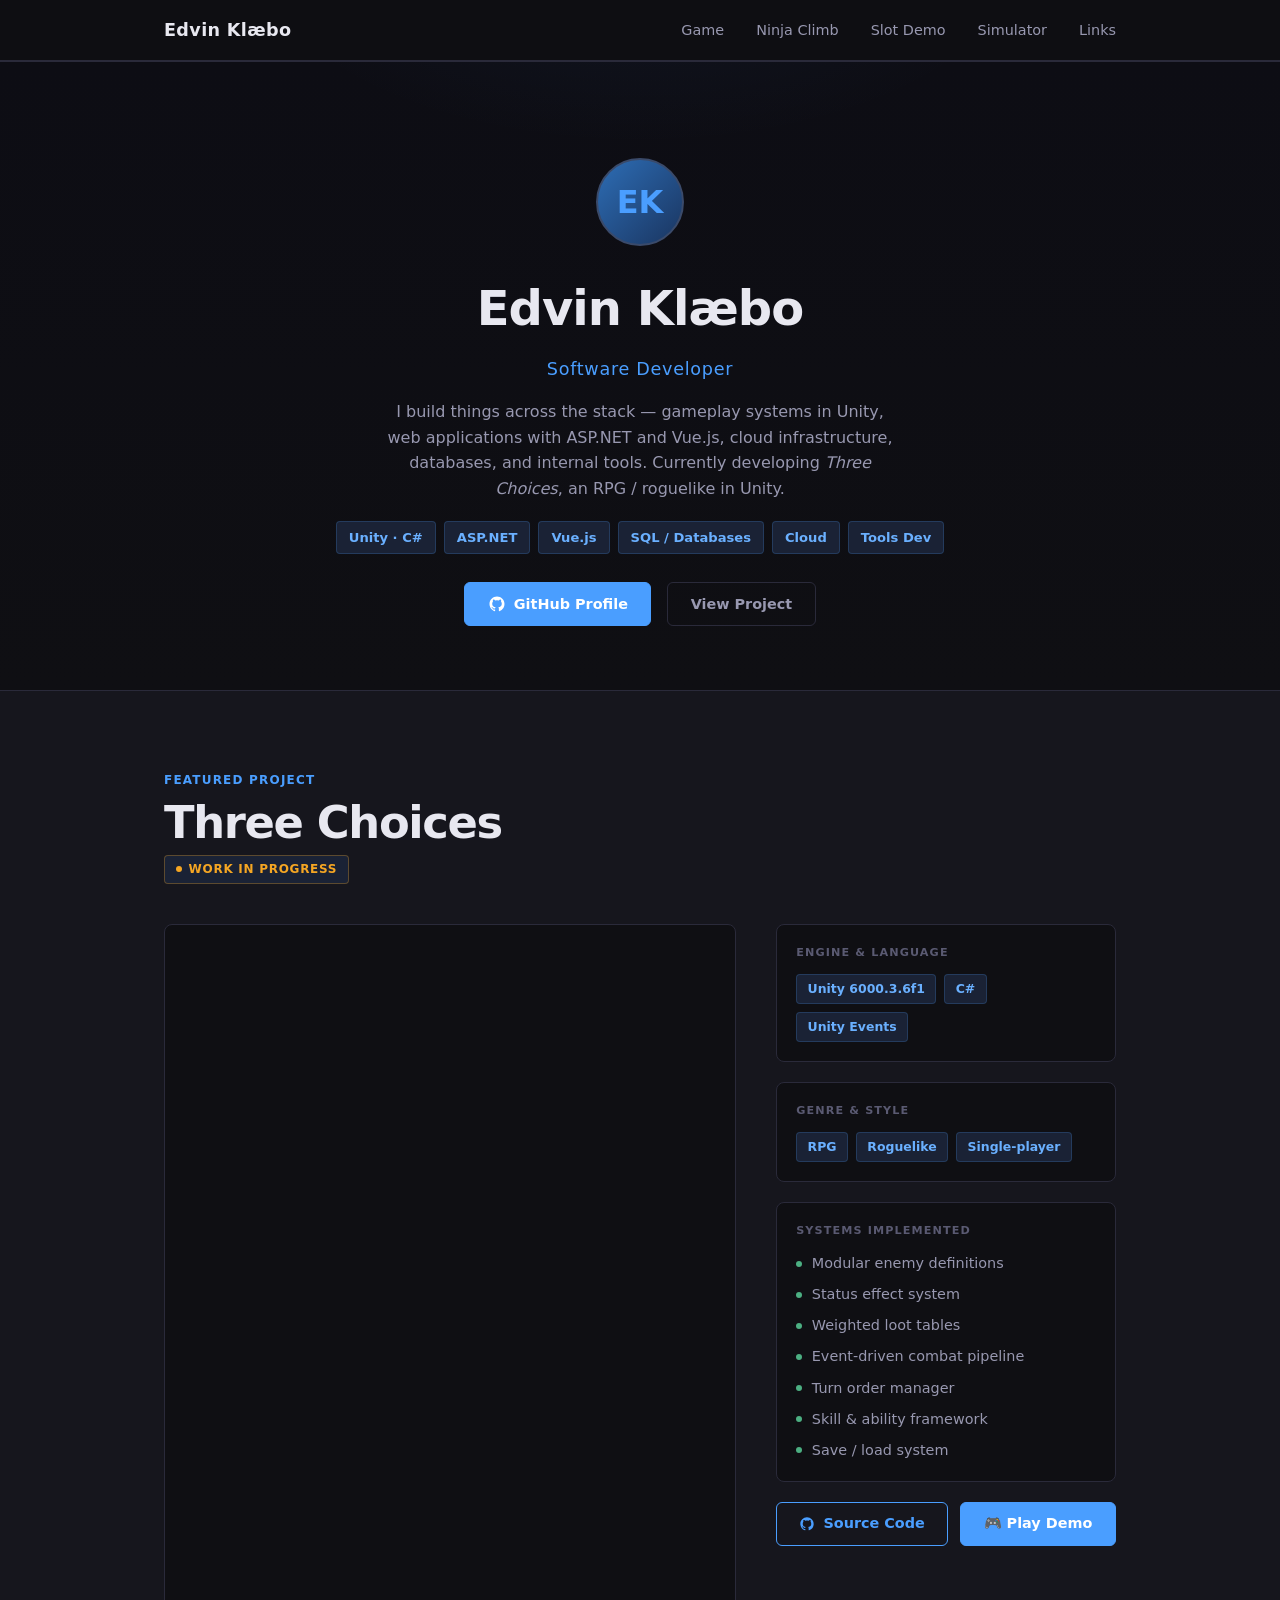
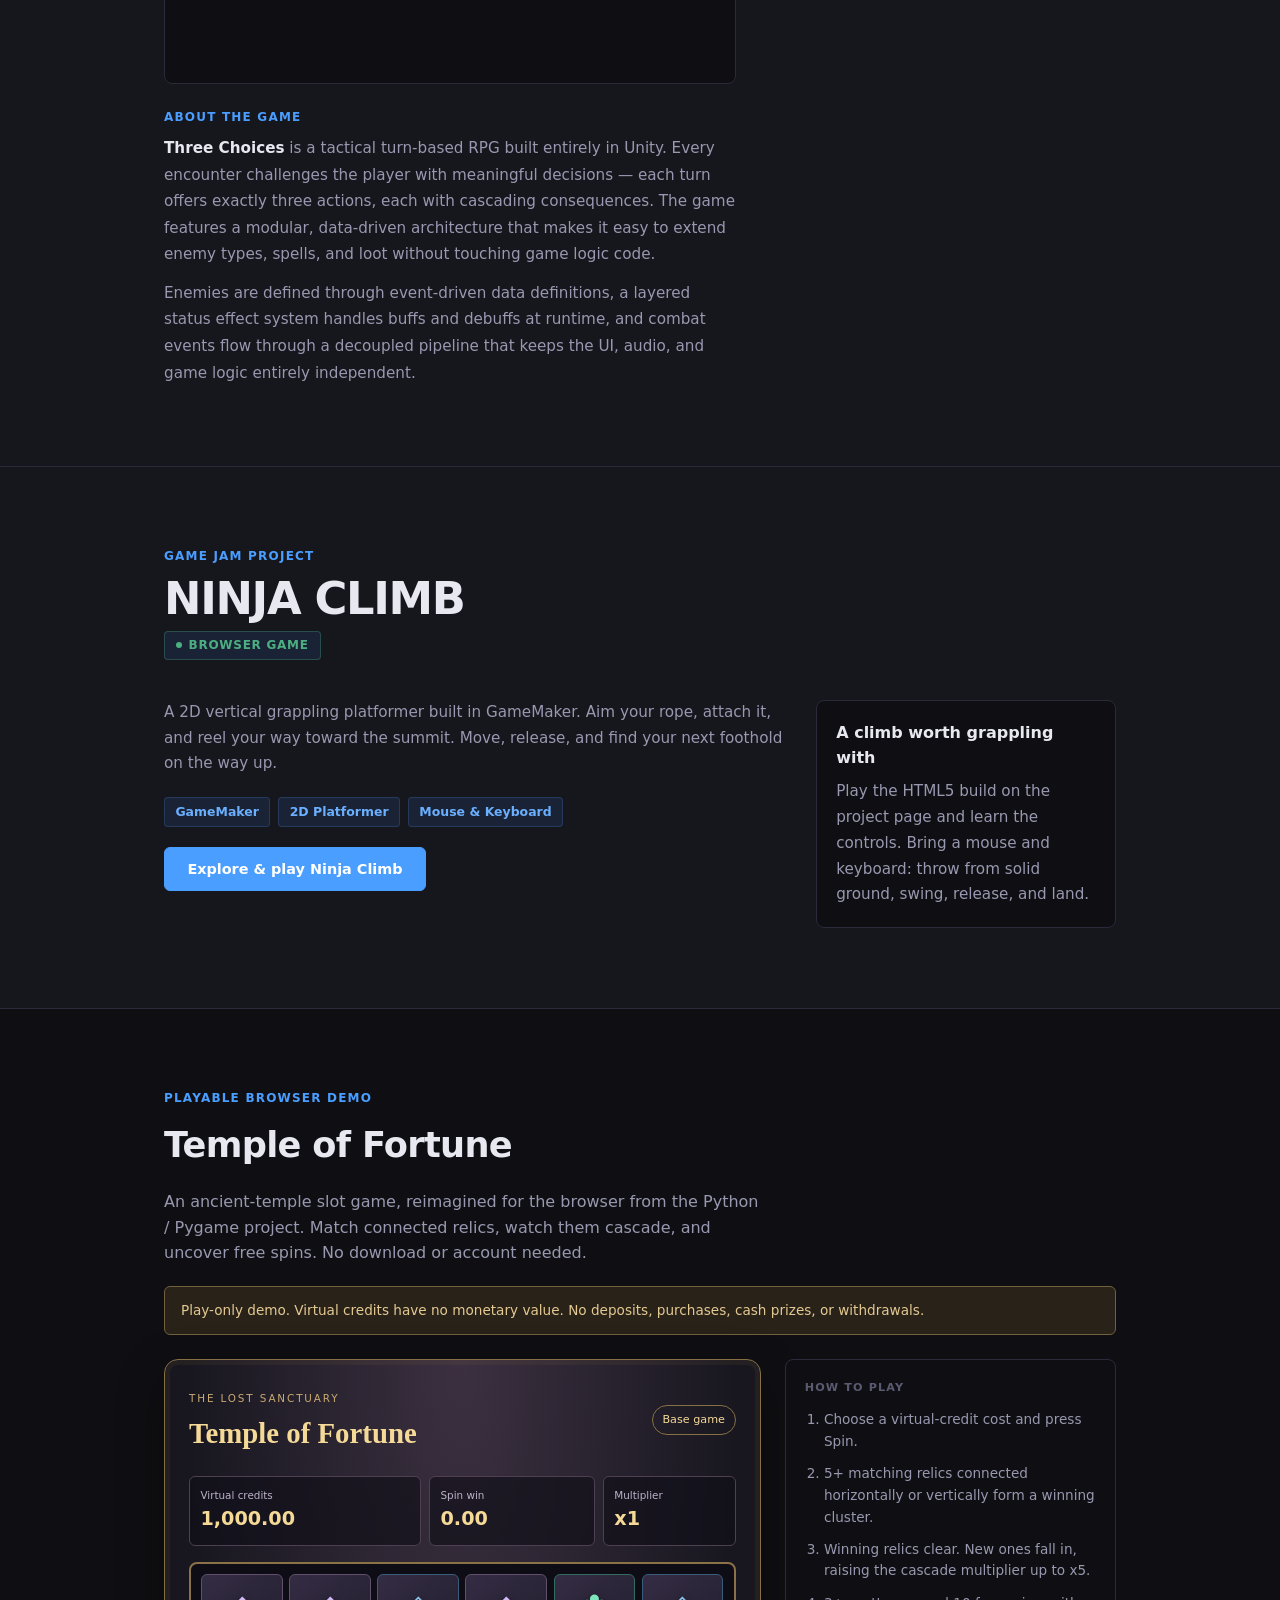
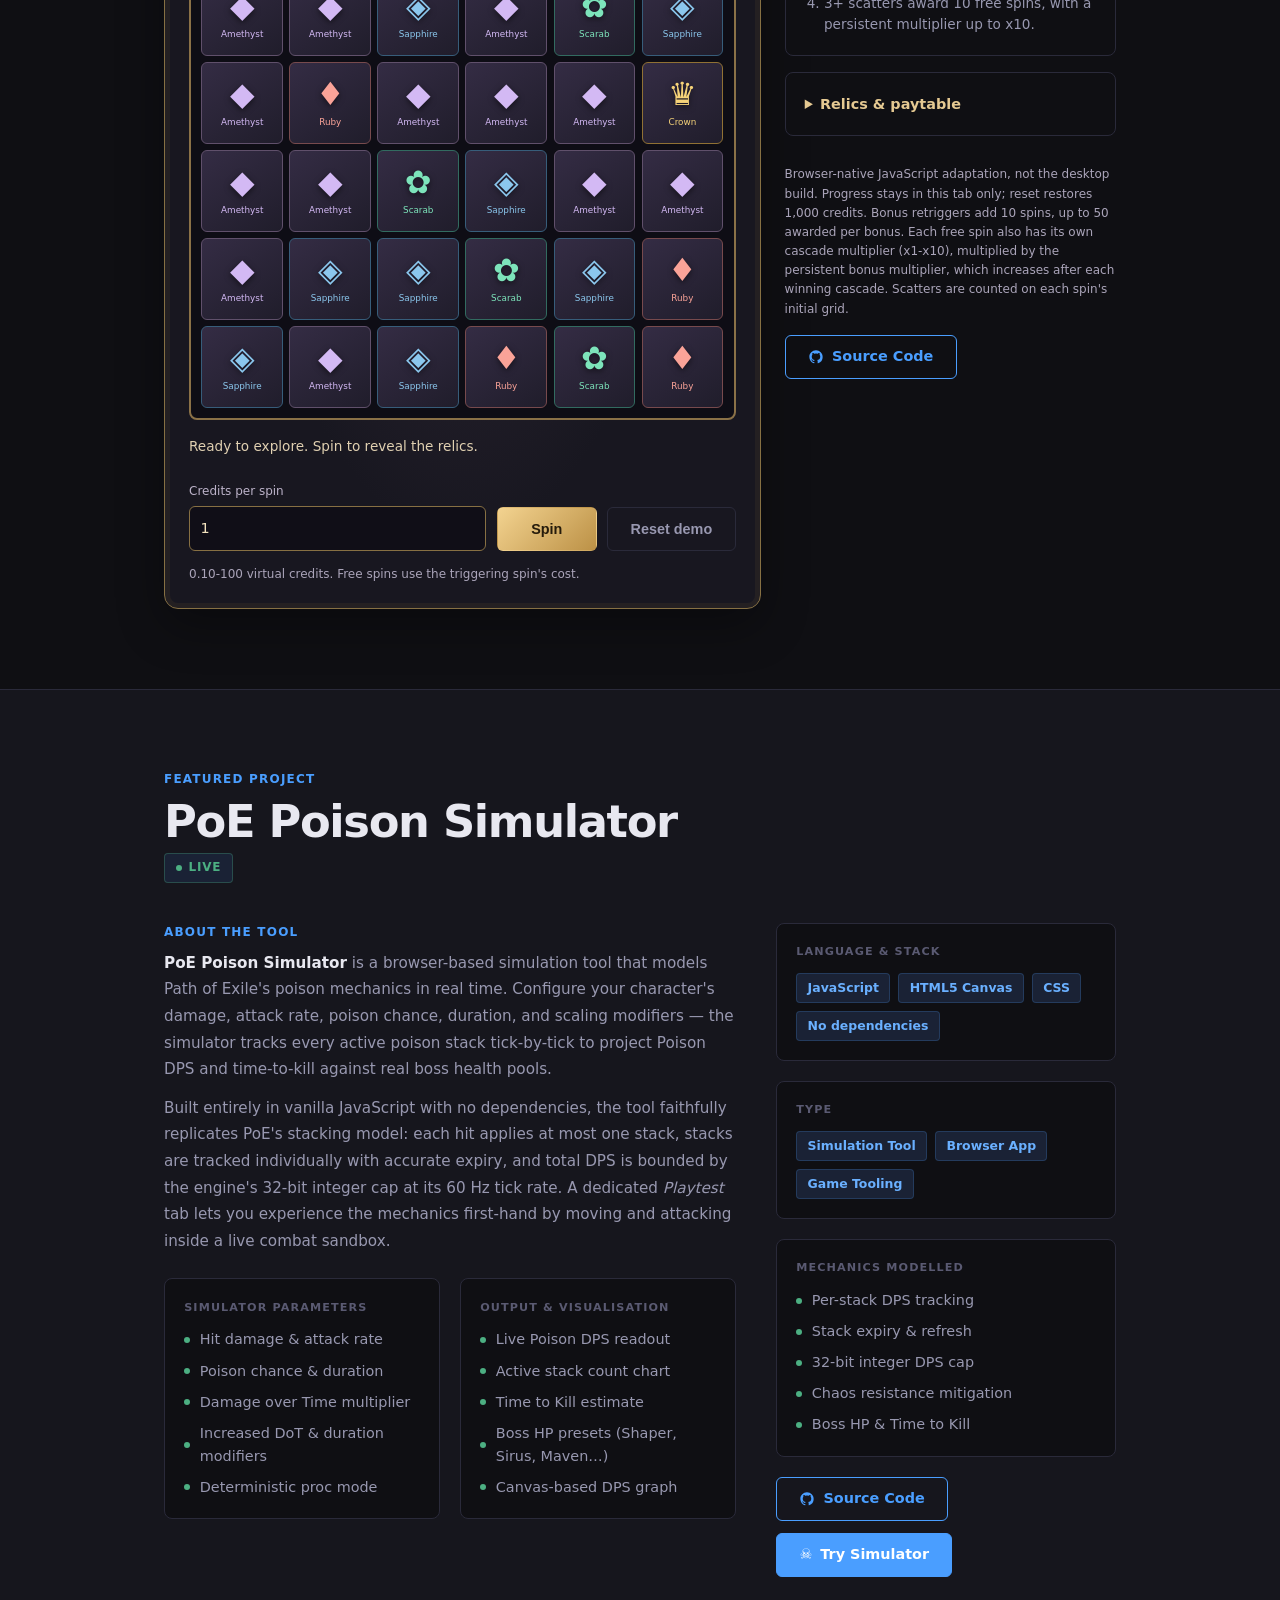
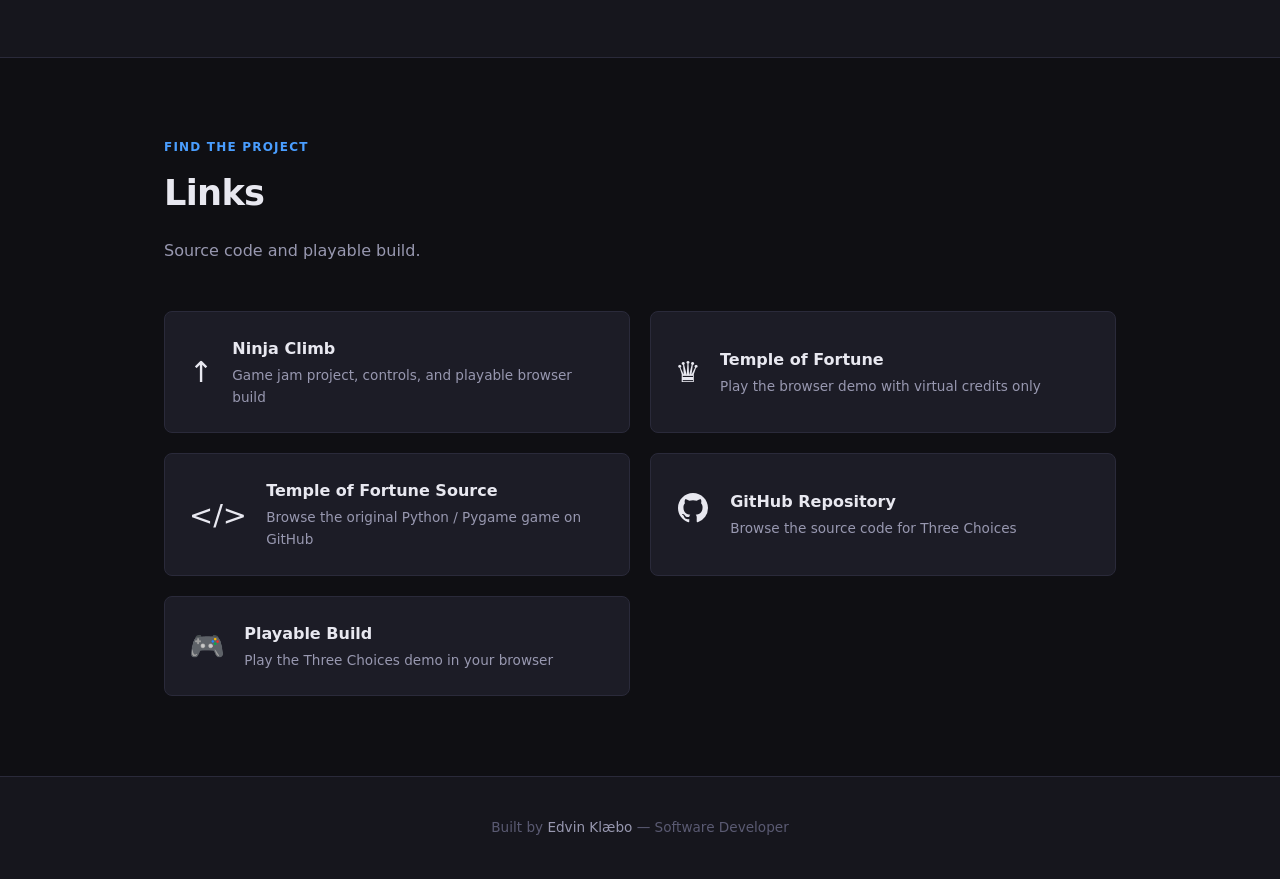
<file: index.html>
<!DOCTYPE html>
<html lang="en">
<head>
  <meta charset="UTF-8" />
  <meta name="viewport" content="width=device-width, initial-scale=1.0" />
  <meta name="description" content="Edvin Klæbo — Software Developer. Explore Three Choices, Ninja Climb, the PoE Poison Simulator, and a playable Temple of Fortune browser demo with virtual credits only." />
  <title>Edvin Klæbo — Software Developer</title>
  <link rel="stylesheet" href="style.css" />
  <link rel="stylesheet" href="temple.css" />
  <script src="temple-engine.js" defer></script>
  <script src="temple.js" defer></script>
</head>
<body>

  <!-- Navigation -->
  <nav aria-label="Site navigation">
    <div class="container">
      <a href="#hero" class="nav-logo">Edvin Klæbo</a>
      <ul class="nav-links">
        <li><a href="#game-showcase">Game</a></li>
        <li><a href="#ninja-climb">Ninja Climb</a></li>
        <li><a href="#temple-demo">Slot Demo</a></li>
        <li><a href="#poe-simulator">Simulator</a></li>
        <li><a href="#links">Links</a></li>
      </ul>
    </div>
  </nav>

  <!-- Hero Section -->
  <section id="hero" aria-labelledby="hero-name">
    <div class="container">
      <div class="hero-content">
        <div class="hero-avatar" aria-hidden="true">EK</div>
        <h1 class="hero-name" id="hero-name">Edvin Klæbo</h1>
        <p class="hero-title">Software Developer</p>
        <p class="hero-bio">
          I build things across the stack — gameplay systems in Unity, web applications
          with ASP.NET and Vue.js, cloud infrastructure, databases, and internal tools.
          Currently developing <em>Three Choices</em>, an RPG / roguelike in Unity.
        </p>
        <div class="hero-skills" aria-label="Key skills">
          <span class="hero-skill-tag">Unity · C#</span>
          <span class="hero-skill-tag">ASP.NET</span>
          <span class="hero-skill-tag">Vue.js</span>
          <span class="hero-skill-tag">SQL / Databases</span>
          <span class="hero-skill-tag">Cloud</span>
          <span class="hero-skill-tag">Tools Dev</span>
        </div>
        <div class="hero-links">
          <a href="https://github.com/edvinklaebo" class="btn btn-primary" target="_blank" rel="noopener noreferrer">
            <!-- GitHub icon -->
            <svg width="18" height="18" viewBox="0 0 24 24" fill="currentColor" aria-hidden="true">
              <path d="M12 2C6.477 2 2 6.484 2 12.017c0 4.425 2.865 8.18 6.839 9.504.5.092.682-.217.682-.483 0-.237-.008-.868-.013-1.703-2.782.605-3.369-1.343-3.369-1.343-.454-1.158-1.11-1.466-1.11-1.466-.908-.62.069-.608.069-.608 1.003.07 1.531 1.032 1.531 1.032.892 1.53 2.341 1.088 2.91.832.092-.647.35-1.088.636-1.338-2.22-.253-4.555-1.113-4.555-4.951 0-1.093.39-1.988 1.029-2.688-.103-.253-.446-1.272.098-2.65 0 0 .84-.27 2.75 1.026A9.564 9.564 0 0 1 12 6.844a9.59 9.59 0 0 1 2.504.337c1.909-1.296 2.747-1.027 2.747-1.027.546 1.379.202 2.398.1 2.651.64.7 1.028 1.595 1.028 2.688 0 3.848-2.339 4.695-4.566 4.943.359.309.678.92.678 1.855 0 1.338-.012 2.419-.012 2.747 0 .268.18.58.688.482A10.019 10.019 0 0 0 22 12.017C22 6.484 17.522 2 12 2z"/>
            </svg>
            GitHub Profile
          </a>
          <a href="#game-showcase" class="btn btn-secondary">
            View Project
          </a>
        </div>
      </div>
    </div>
  </section>

  <!-- Game Showcase Section -->
  <section id="game-showcase" aria-labelledby="game-title">
    <div class="container">

      <div class="game-header">
        <div class="game-title-group">
          <p class="section-label">Featured Project</p>
          <h2 class="game-main-title" id="game-title">Three Choices</h2>
          <span class="game-status-badge">Work in Progress</span>
        </div>
      </div>

      <div class="game-layout">

        <!-- Main: Browser Game + Description -->
        <div>
          <!-- Standalone JavaScript adaptation -->
          <div class="browser-game-wrapper">
            <iframe
              src="https://edvinklaebo.github.io/Three-Choices/browser/"
              title="Three Choices playable browser game"
              allowfullscreen
              loading="lazy"
            ></iframe>
          </div>

          <!-- Game Description (below game on desktop) -->
          <div style="margin-top: 1.5rem;">
            <p class="section-label">About the Game</p>
            <p style="color: var(--text-secondary); line-height: 1.75; font-size: 0.95rem;">
              <strong style="color: var(--text-primary);">Three Choices</strong> is a tactical turn-based RPG
              built entirely in Unity. Every encounter challenges the player with meaningful decisions —
              each turn offers exactly three actions, each with cascading consequences. The game features
              a modular, data-driven architecture that makes it easy to extend enemy types, spells,
              and loot without touching game logic code.
            </p>
            <p style="color: var(--text-secondary); line-height: 1.75; font-size: 0.95rem; margin-top: 0.75rem;">
              Enemies are defined through event-driven data definitions, a layered status effect system
              handles buffs and debuffs at runtime, and combat events flow through a decoupled pipeline
              that keeps the UI, audio, and game logic entirely independent.
            </p>
          </div>
        </div>

        <!-- Sidebar -->
        <aside aria-label="Game details">

          <div class="info-card" style="margin-bottom: 1.25rem;">
            <p class="info-card-title">Engine &amp; Language</p>
            <div class="tech-tags">
              <span class="tech-tag">Unity 6000.3.6f1</span>
              <span class="tech-tag">C#</span>
              <span class="tech-tag">Unity Events</span>
            </div>
          </div>

          <div class="info-card" style="margin-bottom: 1.25rem;">
            <p class="info-card-title">Genre &amp; Style</p>
            <div class="tech-tags">
              <span class="tech-tag">RPG</span>
              <span class="tech-tag">Roguelike</span>
              <span class="tech-tag">Single-player</span>
            </div>
          </div>

          <div class="info-card" style="margin-bottom: 1.25rem;">
            <p class="info-card-title">Systems Implemented</p>
            <ul class="systems-list" aria-label="Implemented systems">
              <li>Modular enemy definitions</li>
              <li>Status effect system</li>
              <li>Weighted loot tables</li>
              <li>Event-driven combat pipeline</li>
              <li>Turn order manager</li>
              <li>Skill &amp; ability framework</li>
              <li>Save / load system</li>
            </ul>
          </div>

          <div class="game-links">
            <a href="https://github.com/edvinklaebo/three-choices" class="btn btn-outline" target="_blank" rel="noopener noreferrer">
              <svg width="16" height="16" viewBox="0 0 24 24" fill="currentColor" aria-hidden="true">
                <path d="M12 2C6.477 2 2 6.484 2 12.017c0 4.425 2.865 8.18 6.839 9.504.5.092.682-.217.682-.483 0-.237-.008-.868-.013-1.703-2.782.605-3.369-1.343-3.369-1.343-.454-1.158-1.11-1.466-1.11-1.466-.908-.62.069-.608.069-.608 1.003.07 1.531 1.032 1.531 1.032.892 1.53 2.341 1.088 2.91.832.092-.647.35-1.088.636-1.338-2.22-.253-4.555-1.113-4.555-4.951 0-1.093.39-1.988 1.029-2.688-.103-.253-.446-1.272.098-2.65 0 0 .84-.27 2.75 1.026A9.564 9.564 0 0 1 12 6.844a9.59 9.59 0 0 1 2.504.337c1.909-1.296 2.747-1.027 2.747-1.027.546 1.379.202 2.398.1 2.651.64.7 1.028 1.595 1.028 2.688 0 3.848-2.339 4.695-4.566 4.943.359.309.678.92.678 1.855 0 1.338-.012 2.419-.012 2.747 0 .268.18.58.688.482A10.019 10.019 0 0 0 22 12.017C22 6.484 17.522 2 12 2z"/>
              </svg>
              Source Code
            </a>
            <a href="https://edvinklaebo.github.io/Three-Choices/" class="btn btn-primary" target="_blank" rel="noopener noreferrer">
              🎮 Play Demo
            </a>
          </div>

        </aside>
      </div>
    </div>
  </section>

  <section id="ninja-climb" aria-labelledby="ninja-climb-title">
    <div class="container">
      <div class="game-header">
        <div class="game-title-group">
          <p class="section-label">Game Jam Project</p>
          <h2 class="game-main-title" id="ninja-climb-title">NINJA CLIMB</h2>
          <span class="game-status-badge badge-live">Browser game</span>
        </div>
      </div>
      <div class="ninja-overview">
        <div>
          <p class="game-description">
            A 2D vertical grappling platformer built in GameMaker. Aim your rope,
            attach it, and reel your way toward the summit. Move, release,
            and find your next foothold on the way up.
          </p>
          <div class="tech-tags ninja-tags" aria-label="Project details">
            <span class="tech-tag">GameMaker</span>
            <span class="tech-tag">2D Platformer</span>
            <span class="tech-tag">Mouse &amp; Keyboard</span>
          </div>
          <a class="btn btn-primary" href="ninja-climb.html">Explore &amp; play Ninja Climb</a>
        </div>
        <aside class="info-card" aria-label="Ninja Climb browser availability">
          <h3 class="system-name">A climb worth grappling with</h3>
          <p class="game-description">
            Play the HTML5 build on the project page and learn the controls.
            Bring a mouse and keyboard: throw from solid ground, swing, release, and land.
          </p>
        </aside>
      </div>
    </div>
  </section>

  <section id="temple-demo" aria-labelledby="temple-title">
    <div class="container">
      <p class="section-label">Playable Browser Demo</p>
      <h2 class="section-title" id="temple-title">Temple of Fortune</h2>
      <p class="section-subtitle temple-intro">
        An ancient-temple slot game, reimagined for the browser from the Python / Pygame
        project. Match connected relics, watch them cascade, and uncover free spins.
        No download or account needed.
      </p>
      <p class="temple-disclaimer">Play-only demo. Virtual credits have no monetary value.
        No deposits, purchases, cash prizes, or withdrawals.</p>

      <div class="temple-layout">
        <div class="temple-machine" id="temple-machine">
          <div class="temple-masthead">
            <div><span class="temple-eyebrow">The lost sanctuary</span><h3>Temple of Fortune</h3></div>
            <span class="temple-mode" id="temple-mode">Base game</span>
          </div>
          <div class="temple-stats">
            <div><span>Virtual credits</span><strong id="temple-balance">1,000.00</strong></div>
            <div><span>Spin win</span><strong id="temple-win">0.00</strong></div>
            <div><span>Multiplier</span><strong id="temple-multiplier">x1</strong></div>
          </div>
          <div class="temple-board" id="temple-board" role="img" aria-label="Temple relic grid, 5 rows by 6 columns"></div>
          <p class="temple-message" id="temple-message" role="status" aria-live="polite" aria-atomic="true">Ready to explore. Spin to reveal the relics.</p>
          <div class="temple-controls">
            <label for="temple-cost">Credits per spin
              <input id="temple-cost" type="number" min="0.1" max="100" step="0.1" value="1" inputmode="decimal" aria-describedby="temple-cost-hint" />
            </label>
            <button type="button" class="btn temple-spin" id="temple-spin" disabled>Spin</button>
            <button type="button" class="btn btn-secondary" id="temple-reset" disabled>Reset demo</button>
          </div>
          <p class="temple-hint" id="temple-cost-hint">0.10-100 virtual credits. Free spins use the triggering spin's cost.</p>
          <noscript><p class="temple-disclaimer">Enable JavaScript to play this demo. The rest of the portfolio is available without it.</p></noscript>
        </div>
        <aside class="temple-guide" aria-label="Temple of Fortune rules">
          <div class="info-card">
            <p class="info-card-title">How to play</p>
            <ol>
              <li>Choose a virtual-credit cost and press Spin.</li>
              <li>5+ matching relics connected horizontally or vertically form a winning cluster.</li>
              <li>Winning relics clear. New ones fall in, raising the cascade multiplier up to x5.</li>
              <li>3+ scatters award 10 free spins, with a persistent multiplier up to x10.</li>
            </ol>
          </div>
          <details class="info-card temple-paytable">
            <summary>Relics &amp; paytable</summary>
            <p>Medium preset. Values multiply the spin cost and current cascade multiplier. Clusters of 12+ use the 12-symbol payout.</p>
            <div class="temple-table-scroll"><table>
              <caption>Cluster size and payout multiplier</caption>
              <thead><tr><th scope="col">Relic</th><th scope="col">5</th><th scope="col">6</th><th scope="col">7</th><th scope="col">8</th><th scope="col">9</th><th scope="col">10</th><th scope="col">11</th><th scope="col">12+</th></tr></thead>
              <tbody id="temple-paytable"></tbody>
            </table></div>
          </details>
          <p class="temple-hint">Browser-native JavaScript adaptation, not the desktop build.
            Progress stays in this tab only; reset restores 1,000 credits. Bonus retriggers add
            10 spins, up to 50 awarded per bonus. Each free spin also has its own cascade
            multiplier (x1-x10), multiplied by the persistent bonus multiplier, which increases
            after each winning cascade. Scatters are counted on each spin's initial grid.</p>
          <div class="game-links">
            <a href="https://github.com/edvinklaebo/temple-of-fortune" class="btn btn-outline" target="_blank" rel="noopener noreferrer">
              <svg width="16" height="16" viewBox="0 0 24 24" fill="currentColor" aria-hidden="true">
                <path d="M12 2C6.477 2 2 6.484 2 12.017c0 4.425 2.865 8.18 6.839 9.504.5.092.682-.217.682-.483 0-.237-.008-.868-.013-1.703-2.782.605-3.369-1.343-3.369-1.343-.454-1.158-1.11-1.466-1.11-1.466-.908-.62.069-.608.069-.608 1.003.07 1.531 1.032 1.531 1.032.892 1.53 2.341 1.088 2.91.832.092-.647.35-1.088.636-1.338-2.22-.253-4.555-1.113-4.555-4.951 0-1.093.39-1.988 1.029-2.688-.103-.253-.446-1.272.098-2.65 0 0 .84-.27 2.75 1.026A9.564 9.564 0 0 1 12 6.844a9.59 9.59 0 0 1 2.504.337c1.909-1.296 2.747-1.027 2.747-1.027.546 1.379.202 2.398.1 2.651.64.7 1.028 1.595 1.028 2.688 0 3.848-2.339 4.695-4.566 4.943.359.309.678.92.678 1.855 0 1.338-.012 2.419-.012 2.747 0 .268.18.58.688.482A10.019 10.019 0 0 0 22 12.017C22 6.484 17.522 2 12 2z"/>
              </svg>
              Source Code
            </a>
          </div>
        </aside>
      </div>
    </div>
  </section>

  <!-- PoE Poison Simulator Section -->
  <section id="poe-simulator" aria-labelledby="poe-sim-title">
    <div class="container">

      <div class="game-header">
        <div class="game-title-group">
          <p class="section-label">Featured Project</p>
          <h2 class="game-main-title" id="poe-sim-title">PoE Poison Simulator</h2>
          <span class="game-status-badge badge-live">Live</span>
        </div>
      </div>

      <div class="game-layout">

        <!-- Main: Description + Feature Highlights -->
        <div>
          <div>
            <p class="section-label">About the Tool</p>
            <p style="color: var(--text-secondary); line-height: 1.75; font-size: 0.95rem;">
              <strong style="color: var(--text-primary);">PoE Poison Simulator</strong> is a
              browser-based simulation tool that models Path of Exile's poison mechanics in
              real time. Configure your character's damage, attack rate, poison chance,
              duration, and scaling modifiers — the simulator tracks every active poison
              stack tick-by-tick to project Poison DPS and time-to-kill against real boss
              health pools.
            </p>
            <p style="color: var(--text-secondary); line-height: 1.75; font-size: 0.95rem; margin-top: 0.75rem;">
              Built entirely in vanilla JavaScript with no dependencies, the tool faithfully
              replicates PoE's stacking model: each hit applies at most one stack, stacks
              are tracked individually with accurate expiry, and total DPS is bounded by
              the engine's 32-bit integer cap at its 60 Hz tick rate. A dedicated
              <em>Playtest</em> tab lets you experience the mechanics first-hand by moving
              and attacking inside a live combat sandbox.
            </p>
          </div>

          <!-- Feature highlights -->
          <div class="sim-features-grid">
            <div class="info-card">
              <p class="info-card-title">Simulator Parameters</p>
              <ul class="systems-list" aria-label="Simulator parameters">
                <li>Hit damage &amp; attack rate</li>
                <li>Poison chance &amp; duration</li>
                <li>Damage over Time multiplier</li>
                <li>Increased DoT &amp; duration modifiers</li>
                <li>Deterministic proc mode</li>
              </ul>
            </div>
            <div class="info-card">
              <p class="info-card-title">Output &amp; Visualisation</p>
              <ul class="systems-list" aria-label="Simulator outputs">
                <li>Live Poison DPS readout</li>
                <li>Active stack count chart</li>
                <li>Time to Kill estimate</li>
                <li>Boss HP presets (Shaper, Sirus, Maven…)</li>
                <li>Canvas-based DPS graph</li>
              </ul>
            </div>
          </div>
        </div>

        <!-- Sidebar -->
        <aside aria-label="Simulator details">

          <div class="info-card" style="margin-bottom: 1.25rem;">
            <p class="info-card-title">Language &amp; Stack</p>
            <div class="tech-tags">
              <span class="tech-tag">JavaScript</span>
              <span class="tech-tag">HTML5 Canvas</span>
              <span class="tech-tag">CSS</span>
              <span class="tech-tag">No dependencies</span>
            </div>
          </div>

          <div class="info-card" style="margin-bottom: 1.25rem;">
            <p class="info-card-title">Type</p>
            <div class="tech-tags">
              <span class="tech-tag">Simulation Tool</span>
              <span class="tech-tag">Browser App</span>
              <span class="tech-tag">Game Tooling</span>
            </div>
          </div>

          <div class="info-card" style="margin-bottom: 1.25rem;">
            <p class="info-card-title">Mechanics Modelled</p>
            <ul class="systems-list" aria-label="Modelled PoE mechanics">
              <li>Per-stack DPS tracking</li>
              <li>Stack expiry &amp; refresh</li>
              <li>32-bit integer DPS cap</li>
              <li>Chaos resistance mitigation</li>
              <li>Boss HP &amp; Time to Kill</li>
            </ul>
          </div>

          <div class="game-links">
            <a href="https://github.com/edvinklaebo/PoE-Poison-Simulator" class="btn btn-outline" target="_blank" rel="noopener noreferrer">
              <svg width="16" height="16" viewBox="0 0 24 24" fill="currentColor" aria-hidden="true">
                <path d="M12 2C6.477 2 2 6.484 2 12.017c0 4.425 2.865 8.18 6.839 9.504.5.092.682-.217.682-.483 0-.237-.008-.868-.013-1.703-2.782.605-3.369-1.343-3.369-1.343-.454-1.158-1.11-1.466-1.11-1.466-.908-.62.069-.608.069-.608 1.003.07 1.531 1.032 1.531 1.032.892 1.53 2.341 1.088 2.91.832.092-.647.35-1.088.636-1.338-2.22-.253-4.555-1.113-4.555-4.951 0-1.093.39-1.988 1.029-2.688-.103-.253-.446-1.272.098-2.65 0 0 .84-.27 2.75 1.026A9.564 9.564 0 0 1 12 6.844a9.59 9.59 0 0 1 2.504.337c1.909-1.296 2.747-1.027 2.747-1.027.546 1.379.202 2.398.1 2.651.64.7 1.028 1.595 1.028 2.688 0 3.848-2.339 4.695-4.566 4.943.359.309.678.92.678 1.855 0 1.338-.012 2.419-.012 2.747 0 .268.18.58.688.482A10.019 10.019 0 0 0 22 12.017C22 6.484 17.522 2 12 2z"/>
              </svg>
              Source Code
            </a>
            <a href="https://edvinklaebo.github.io/PoE-Poison-Simulator/" class="btn btn-primary" target="_blank" rel="noopener noreferrer">
              <span aria-hidden="true">☠</span> Try Simulator
            </a>
          </div>

        </aside>
      </div>
    </div>
  </section>

  <!-- Links Section -->
  <section id="links" aria-labelledby="links-heading">
    <div class="container">
      <p class="section-label">Find the Project</p>
      <h2 class="section-title" id="links-heading">Links</h2>
      <p class="section-subtitle">Source code and playable build.</p>

      <div class="links-grid">

        <a href="ninja-climb.html" class="link-card">
          <span class="link-card-icon" aria-hidden="true">&#8593;</span>
          <div class="link-card-text">
            <h3>Ninja Climb</h3>
            <p>Game jam project, controls, and playable browser build</p>
          </div>
        </a>

        <a href="#temple-demo" class="link-card">
          <span class="link-card-icon" aria-hidden="true">&#9819;</span>
          <div class="link-card-text">
            <h3>Temple of Fortune</h3>
            <p>Play the browser demo with virtual credits only</p>
          </div>
        </a>

        <a href="https://github.com/edvinklaebo/temple-of-fortune"
           class="link-card"
           target="_blank"
           rel="noopener noreferrer">
          <span class="link-card-icon" aria-hidden="true">&lt;/&gt;</span>
          <div class="link-card-text">
            <h3>Temple of Fortune Source</h3>
            <p>Browse the original Python / Pygame game on GitHub</p>
          </div>
        </a>

        <a href="https://github.com/edvinklaebo/three-choices"
           class="link-card"
           target="_blank"
           rel="noopener noreferrer"
           aria-label="View Three Choices source code on GitHub">
          <span class="link-card-icon" aria-hidden="true">
            <svg width="36" height="36" viewBox="0 0 24 24" fill="currentColor" aria-hidden="true">
              <path d="M12 2C6.477 2 2 6.484 2 12.017c0 4.425 2.865 8.18 6.839 9.504.5.092.682-.217.682-.483 0-.237-.008-.868-.013-1.703-2.782.605-3.369-1.343-3.369-1.343-.454-1.158-1.11-1.466-1.11-1.466-.908-.62.069-.608.069-.608 1.003.07 1.531 1.032 1.531 1.032.892 1.53 2.341 1.088 2.91.832.092-.647.35-1.088.636-1.338-2.22-.253-4.555-1.113-4.555-4.951 0-1.093.39-1.988 1.029-2.688-.103-.253-.446-1.272.098-2.65 0 0 .84-.27 2.75 1.026A9.564 9.564 0 0 1 12 6.844a9.59 9.59 0 0 1 2.504.337c1.909-1.296 2.747-1.027 2.747-1.027.546 1.379.202 2.398.1 2.651.64.7 1.028 1.595 1.028 2.688 0 3.848-2.339 4.695-4.566 4.943.359.309.678.92.678 1.855 0 1.338-.012 2.419-.012 2.747 0 .268.18.58.688.482A10.019 10.019 0 0 0 22 12.017C22 6.484 17.522 2 12 2z"/>
            </svg>
          </span>
          <div class="link-card-text">
            <h3>GitHub Repository</h3>
            <p>Browse the source code for Three Choices</p>
          </div>
        </a>

        <a href="https://edvinklaebo.github.io/Three-Choices/"
           class="link-card"
           target="_blank"
           rel="noopener noreferrer"
           aria-label="Play the Three Choices demo">
          <span class="link-card-icon" aria-hidden="true">🎮</span>
          <div class="link-card-text">
            <h3>Playable Build</h3>
            <p>Play the Three Choices demo in your browser</p>
          </div>
        </a>

      </div>
    </div>
  </section>

  <!-- Footer -->
  <footer>
    <div class="container">
      <p>
        Built by <a href="https://github.com/edvinklaebo" target="_blank" rel="noopener noreferrer">Edvin Klæbo</a>
        &mdash; Software Developer
      </p>
    </div>
  </footer>

</body>
</html>
</file>
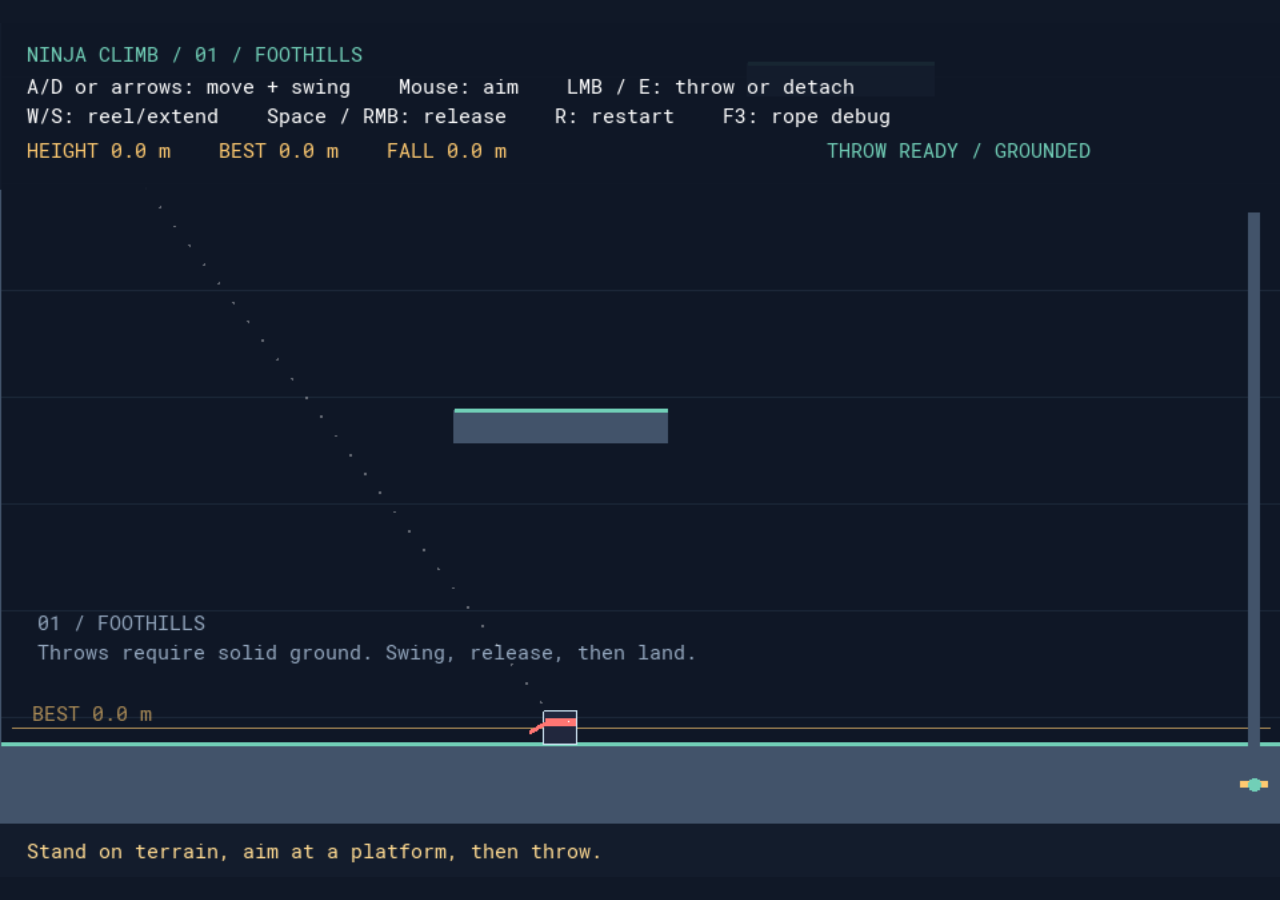
<file: games/ninja-climb/index.html>
<!DOCTYPE html>
<html lang="en">

    <!-- Custom PreHead code is injected here -->
    

    <head>
        <meta http-equiv="X-UA-Compatible" content="IE=edge" />
        <meta name="apple-mobile-web-app-capable" content="yes" />
        <meta name ="viewport" content="width=device-width, initial-scale=1.0, maximum-scale=1.0, user-scalable=0" />
        <meta name="apple-mobile-web-app-status-bar-style" content="black-translucent" />
        <meta charset="utf-8"/>

        <!-- Builtin injector for disabling cache -->
        <meta http-equiv="pragma" content="no-cache"/>

        <!-- Set the title bar of the page -->
        <title>NinjaClimb</title>
        <link rel="icon" href="favicon.ico" />

        <!-- Custom PreStyle code is injected here -->
        

        <!-- Set the background colour of the document -->
        <style>
            body {
                background: #101827;
                color: #cccccc;
                margin: 0px;
                padding: 0px;
                border: 0px;
                min-height: 100vh;
                display: grid;
                place-items: center;
            }

            canvas {
                display: block;
                width: min(100vw, 150vh);
                height: auto;
                margin: 0 auto;
                image-rendering: optimizeSpeed;
                -webkit-interpolation-mode: nearest-neighbor;
                -ms-touch-action: none;
                touch-action: none;
                padding: 0px;
                border: 0px;
            }
            :-webkit-full-screen #canvas {
                width: 100%;
                height: 100%;
            }
            :-webkit-full-screen {
                width: 100%;
                height: 100%;
            }
            
            /* Custom Runner Styles */
            div.gm4html5_div_class {
                width: 100%;
                margin: 0px;
                padding: 0px;
                border: 0px;
            }
            div.gm4html5_login {
                padding: 20px;
                position: absolute;
                border: solid 2px #000000;
                background-color: #404040;
                color:#00ff00;
                border-radius: 15px;
                box-shadow: #101010 20px 20px 40px;
            }
            div.gm4html5_cancel_button {
                float: right;
            }
            div.gm4html5_login_button {
                float: left;
            }
            div.gm4html5_login_header {
                text-align: center;
            }
            /* END - Custom Runner Styles */
            
        </style>

        <!-- Custom PostStyle code is injected here -->
        

        <!-- Builtin injector for injecting flurry analytics code -->
        
    </head>

    <!-- Custom PostHead code is injected here -->
    

    <!-- Custom PreBody code is injected here -->
    

    <body>
        <!-- Custom BodyStart code is injected here -->
        

        <div class="gm4html5_div_class" id="gm4html5_div_id">
            
            <!-- Builtin injector for splash screen -->
            

            <!-- Custom PreCanvas code is injected here -->
            

            <!-- Create the canvas element the game draws to -->
            <canvas id="canvas" width="960" height="640" >
                
                <p>Your browser doesn't support HTML5 canvas.</p>
            </canvas>
            
            <!-- Custom PostCanvas code is injected here -->
            
        </div>

        <!-- Run the game code -->
        <script type="text/javascript" src="html5game/NinjaClimb.js?cachebust=100544659"></script>

        <!-- Builtin injector for injecting runner path -->
        

        <script>window.onload = GameMaker_Init;</script>

        <!-- Builtin injector for injecting google analytics code -->
        

        <!-- Custom BodyEnd code is injected here -->
        
    </body>

    <!-- Custom PostBody code is injected here -->
    
</html>
</file>
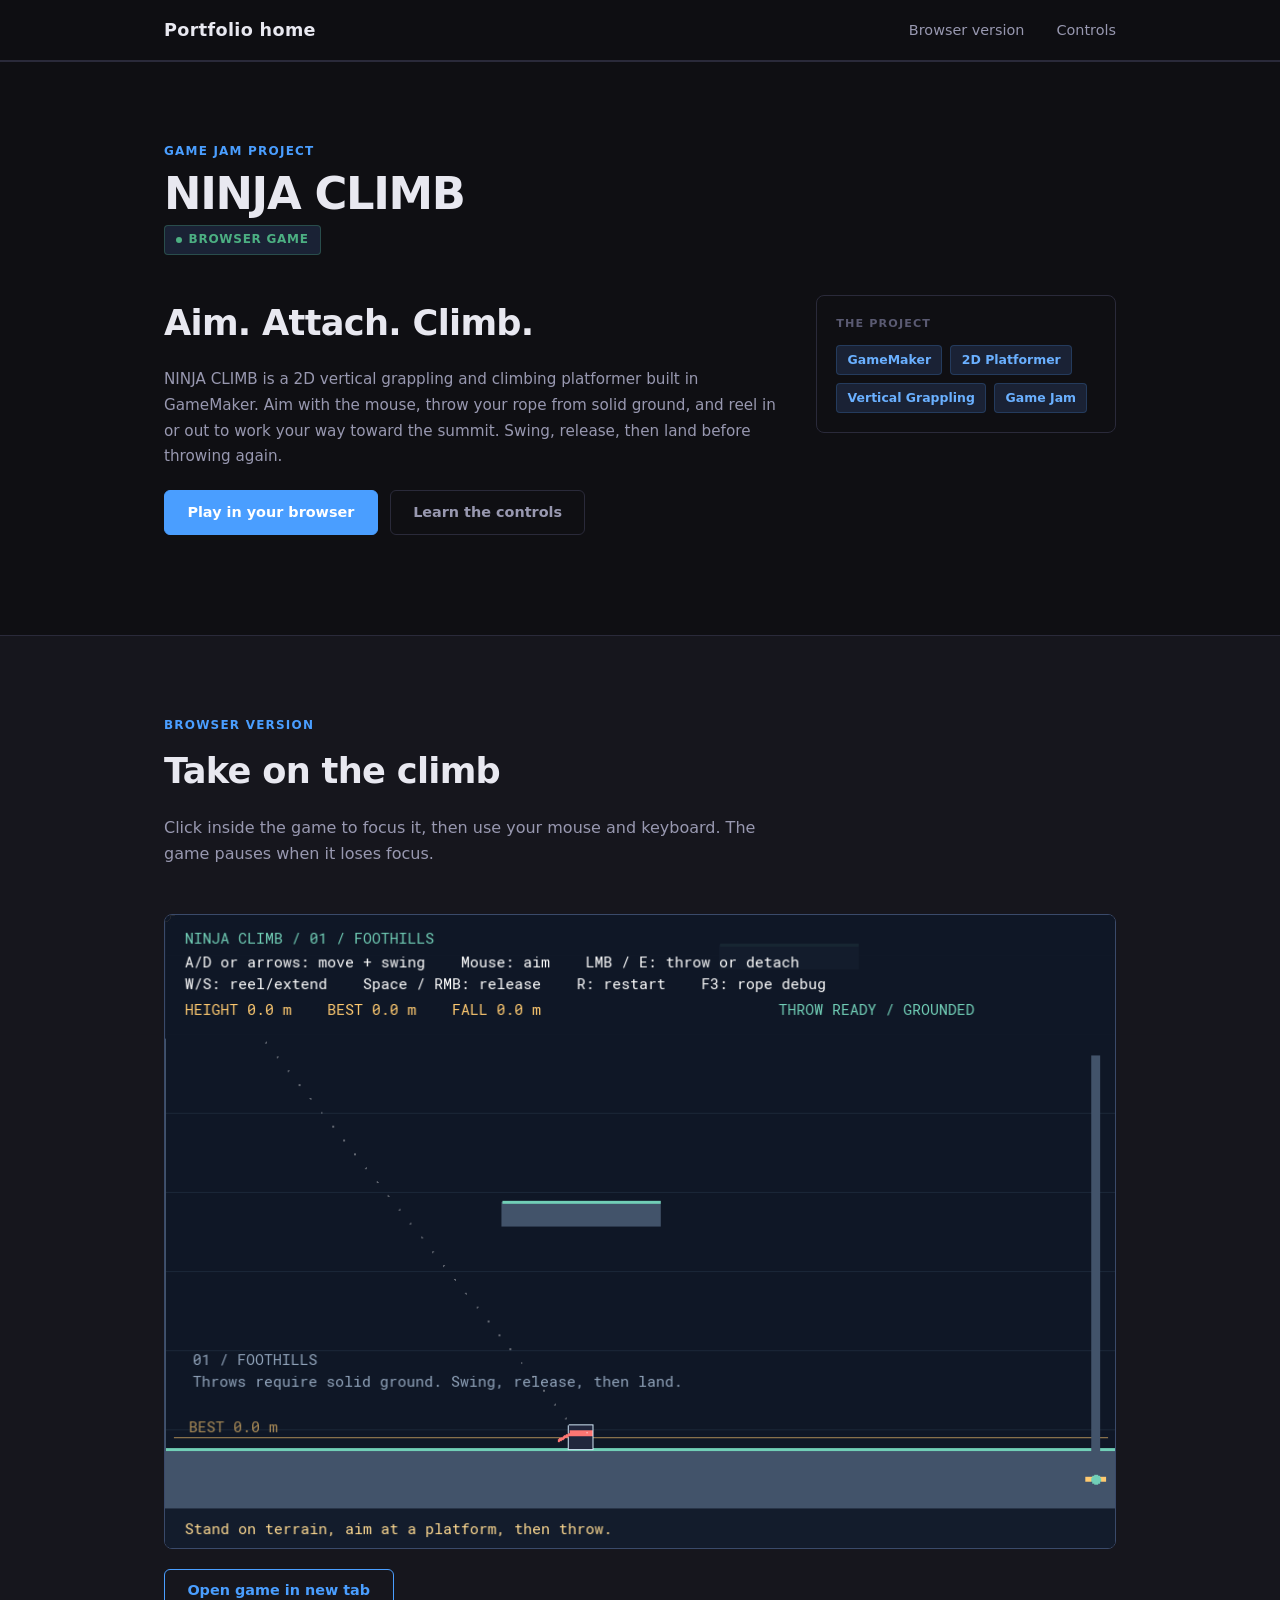
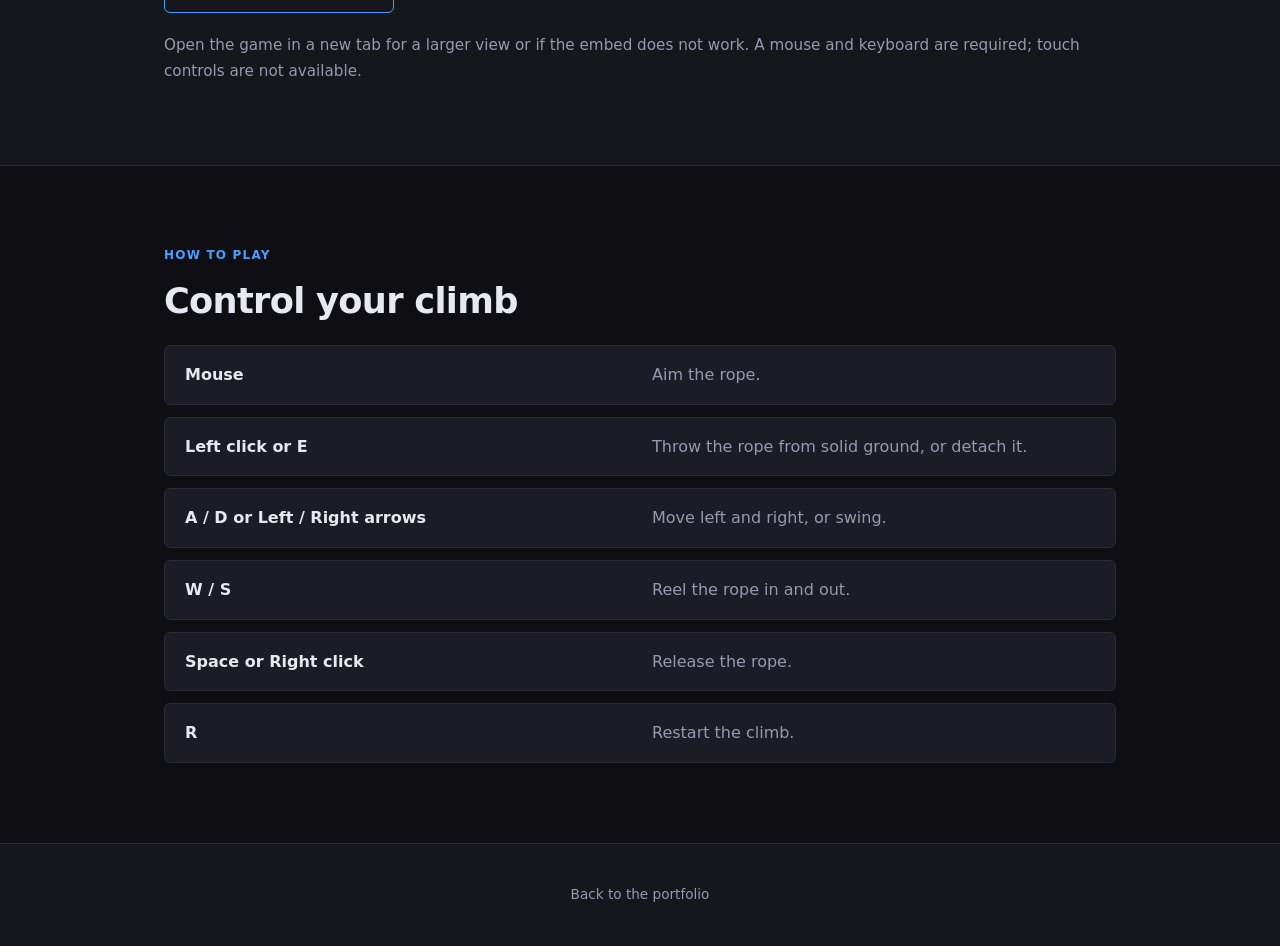
<file: ninja-climb.html>
<!DOCTYPE html>
<html lang="en">
<head>
  <meta charset="UTF-8" />
  <meta name="viewport" content="width=device-width, initial-scale=1.0" />
  <meta name="description" content="Play NINJA CLIMB, a GameMaker game jam project about grappling toward the summit. Explore the project and learn the mouse and keyboard controls." />
  <title>NINJA CLIMB — Game Jam Project</title>
  <link rel="stylesheet" href="style.css" />
</head>
<body class="ninja-page">
  <nav aria-label="Project navigation">
    <div class="container">
      <a href="index.html" class="nav-logo">Portfolio home</a>
      <ul class="nav-links">
        <li><a href="#browser-build">Browser version</a></li>
        <li><a href="#controls">Controls</a></li>
      </ul>
    </div>
  </nav>

  <main>
    <section aria-labelledby="ninja-title">
      <div class="container">
        <div class="game-header">
          <div class="game-title-group">
            <p class="section-label">Game Jam Project</p>
            <h1 class="game-main-title" id="ninja-title">NINJA CLIMB</h1>
            <span class="game-status-badge badge-live">Browser game</span>
          </div>
        </div>
        <div class="ninja-overview">
          <div>
            <h2 class="section-title">Aim. Attach. Climb.</h2>
            <p class="game-description">
              NINJA CLIMB is a 2D vertical grappling and climbing platformer built
              in GameMaker. Aim with the mouse, throw your rope from solid ground,
              and reel in or out to work your way toward the summit.
              Swing, release, then land before throwing again.
            </p>
            <div class="game-links ninja-tags">
              <a href="#browser-build" class="btn btn-primary">Play in your browser</a>
              <a href="#controls" class="btn btn-secondary">Learn the controls</a>
            </div>
          </div>
          <aside class="info-card" aria-label="Project details">
            <h2 class="info-card-title">The project</h2>
            <div class="tech-tags">
              <span class="tech-tag">GameMaker</span>
              <span class="tech-tag">2D Platformer</span>
              <span class="tech-tag">Vertical Grappling</span>
              <span class="tech-tag">Game Jam</span>
            </div>
          </aside>
        </div>
      </div>
    </section>

    <section id="browser-build" aria-labelledby="browser-title">
      <div class="container">
        <p class="section-label">Browser Version</p>
        <h2 class="section-title" id="browser-title">Take on the climb</h2>
        <p class="section-subtitle" id="browser-status">
          Click inside the game to focus it, then use your mouse and keyboard.
          The game pauses when it loses focus.
        </p>
        <iframe
          class="ninja-game-frame"
          src="games/ninja-climb/index.html"
          title="Play Ninja Climb — GameMaker HTML5 game"
          aria-describedby="browser-status"
          allow="fullscreen; autoplay"
          allowfullscreen
          loading="lazy"
        ></iframe>
        <div class="game-links ninja-tags">
          <a href="games/ninja-climb/index.html" class="btn btn-outline" target="_blank" rel="noopener noreferrer">
            Open game in new tab
          </a>
        </div>
        <p class="game-description">
          Open the game in a new tab for a larger view or if the embed does not work.
          A mouse and keyboard are required; touch controls are not available.
        </p>
      </div>
    </section>

    <section id="controls" aria-labelledby="controls-title">
      <div class="container">
        <p class="section-label">How to Play</p>
        <h2 class="section-title" id="controls-title">Control your climb</h2>
        <dl class="ninja-controls">
          <div><dt>Mouse</dt><dd>Aim the rope.</dd></div>
          <div><dt>Left click or E</dt><dd>Throw the rope from solid ground, or detach it.</dd></div>
          <div><dt>A / D or Left / Right arrows</dt><dd>Move left and right, or swing.</dd></div>
          <div><dt>W / S</dt><dd>Reel the rope in and out.</dd></div>
          <div><dt>Space or Right click</dt><dd>Release the rope.</dd></div>
          <div><dt>R</dt><dd>Restart the climb.</dd></div>
        </dl>
      </div>
    </section>
  </main>

  <footer>
    <div class="container">
      <p><a href="index.html#ninja-climb">Back to the portfolio</a></p>
    </div>
  </footer>
</body>
</html>
</file>
<file: style.css>
/* === Reset & Base === */
*, *::before, *::after {
  box-sizing: border-box;
  margin: 0;
  padding: 0;
}

:root {
  --bg-primary: #0f0f13;
  --bg-secondary: #16161d;
  --bg-card: #1c1c26;
  --bg-card-hover: #22222f;
  --accent: #4a9eff;
  --accent-dim: #2d6db5;
  --text-primary: #e8e8f0;
  --text-secondary: #9898b0;
  --text-muted: #5a5a72;
  --border: #2a2a3a;
  --border-accent: #3a4a6a;
  --tag-bg: #1a2235;
  --tag-text: #6ab0ff;
  --success: #4caf82;
  --warning: #f5a623;
}

html {
  scroll-behavior: smooth;
}

body {
  font-family: 'Segoe UI', system-ui, -apple-system, sans-serif;
  background-color: var(--bg-primary);
  color: var(--text-primary);
  line-height: 1.6;
  font-size: 16px;
}

/* === Layout === */
.container {
  max-width: 1000px;
  margin: 0 auto;
  padding: 0 1.5rem;
}

/* === Navigation === */
nav {
  position: sticky;
  top: 0;
  z-index: 100;
  background-color: rgba(15, 15, 19, 0.92);
  backdrop-filter: blur(8px);
  border-bottom: 1px solid var(--border);
}

nav .container {
  display: flex;
  align-items: center;
  justify-content: space-between;
  padding-top: 1rem;
  padding-bottom: 1rem;
}

.nav-logo {
  font-weight: 700;
  font-size: 1.1rem;
  color: var(--text-primary);
  text-decoration: none;
  letter-spacing: 0.02em;
}

.nav-links {
  display: flex;
  gap: 2rem;
  list-style: none;
}

.nav-links a {
  color: var(--text-secondary);
  text-decoration: none;
  font-size: 0.9rem;
  transition: color 0.2s;
}

.nav-links a:hover {
  color: var(--accent);
}

/* === Hero Section === */
#hero {
  padding: 6rem 0 4rem;
  background: linear-gradient(180deg, #0d0d14 0%, var(--bg-primary) 100%);
  position: relative;
  overflow: hidden;
}

#hero::before {
  content: '';
  position: absolute;
  top: -50%;
  left: 50%;
  transform: translateX(-50%);
  width: 800px;
  height: 400px;
  background: radial-gradient(ellipse, rgba(74, 158, 255, 0.06) 0%, transparent 70%);
  pointer-events: none;
}

.hero-content {
  text-align: center;
  position: relative;
}

.hero-avatar {
  width: 88px;
  height: 88px;
  border-radius: 50%;
  background: linear-gradient(135deg, var(--accent-dim), #1a3560);
  display: flex;
  align-items: center;
  justify-content: center;
  margin: 0 auto 1.5rem;
  font-size: 2rem;
  font-weight: 700;
  color: var(--accent);
  border: 2px solid var(--border-accent);
}

.hero-name {
  font-size: clamp(2rem, 5vw, 3rem);
  font-weight: 800;
  letter-spacing: -0.02em;
  margin-bottom: 0.5rem;
  color: var(--text-primary);
}

.hero-title {
  font-size: 1.1rem;
  color: var(--accent);
  font-weight: 500;
  margin-bottom: 1rem;
  letter-spacing: 0.04em;
}

.hero-bio {
  color: var(--text-secondary);
  max-width: 520px;
  margin: 0 auto 1.25rem;
  font-size: 1rem;
}

.hero-skills {
  display: flex;
  flex-wrap: wrap;
  gap: 0.5rem;
  justify-content: center;
  margin-bottom: 1.75rem;
}

.hero-skill-tag {
  background-color: var(--tag-bg);
  color: var(--tag-text);
  border: 1px solid rgba(74, 158, 255, 0.2);
  border-radius: 4px;
  padding: 0.3rem 0.75rem;
  font-size: 0.82rem;
  font-weight: 600;
}

.hero-links {
  display: flex;
  gap: 1rem;
  justify-content: center;
  flex-wrap: wrap;
}

/* === Buttons === */
.btn {
  display: inline-flex;
  align-items: center;
  gap: 0.5rem;
  padding: 0.6rem 1.4rem;
  border-radius: 6px;
  font-size: 0.9rem;
  font-weight: 600;
  text-decoration: none;
  transition: all 0.2s;
  border: 1px solid transparent;
  cursor: pointer;
}

.btn-primary {
  background-color: var(--accent);
  color: #fff;
  border-color: var(--accent);
}

.btn-primary:hover {
  background-color: #3a8ef0;
  border-color: #3a8ef0;
  transform: translateY(-1px);
  box-shadow: 0 4px 16px rgba(74, 158, 255, 0.3);
}

.btn-secondary {
  background-color: transparent;
  color: var(--text-secondary);
  border-color: var(--border);
}

.btn-secondary:hover {
  color: var(--text-primary);
  border-color: var(--text-secondary);
  background-color: var(--bg-card);
}

.btn-outline {
  background-color: transparent;
  color: var(--accent);
  border-color: var(--accent);
}

.btn-outline:hover {
  background-color: rgba(74, 158, 255, 0.1);
  transform: translateY(-1px);
}

.btn-disabled {
  background-color: var(--bg-card);
  color: var(--text-muted);
  border-color: var(--border);
  cursor: default;
}

/* === Section Styles === */
section {
  padding: 5rem 0;
  border-top: 1px solid var(--border);
}

.section-label {
  font-size: 0.75rem;
  font-weight: 700;
  text-transform: uppercase;
  letter-spacing: 0.1em;
  color: var(--accent);
  margin-bottom: 0.5rem;
}

.section-title {
  font-size: clamp(1.6rem, 3vw, 2.2rem);
  font-weight: 800;
  letter-spacing: -0.02em;
  margin-bottom: 1rem;
}

.section-subtitle {
  color: var(--text-secondary);
  max-width: 600px;
  margin-bottom: 3rem;
}

/* === Game Showcase === */
#game-showcase {
  background-color: var(--bg-secondary);
  border-top: 1px solid var(--border);
}

.game-header {
  display: flex;
  align-items: flex-start;
  gap: 1rem;
  margin-bottom: 2.5rem;
  flex-wrap: wrap;
}

.game-title-group {
  flex: 1;
  min-width: 200px;
}

.game-main-title {
  font-size: clamp(1.8rem, 4vw, 2.8rem);
  font-weight: 800;
  letter-spacing: -0.03em;
  line-height: 1.1;
  margin-bottom: 0.4rem;
}

.game-status-badge {
  display: inline-flex;
  align-items: center;
  gap: 0.4rem;
  background-color: var(--tag-bg);
  color: var(--warning);
  border: 1px solid rgba(245, 166, 35, 0.3);
  border-radius: 4px;
  padding: 0.25rem 0.7rem;
  font-size: 0.75rem;
  font-weight: 700;
  text-transform: uppercase;
  letter-spacing: 0.06em;
}

.game-status-badge::before {
  content: '';
  width: 6px;
  height: 6px;
  background-color: var(--warning);
  border-radius: 50%;
  display: inline-block;
}

.game-layout {
  display: grid;
  grid-template-columns: 1fr 340px;
  gap: 2.5rem;
  align-items: start;
}

/* === Browser Game Embed === */
.browser-game-wrapper {
  position: relative;
  width: 100%;
  height: 760px;
  background-color: var(--bg-primary);
  border-radius: 8px;
  overflow: hidden;
  border: 1px solid var(--border);
}

.browser-game-wrapper iframe {
  position: absolute;
  top: 0;
  left: 0;
  width: 100%;
  height: 100%;
  border: none;
}

.video-placeholder {
  position: absolute;
  top: 0;
  left: 0;
  width: 100%;
  height: 100%;
  display: flex;
  flex-direction: column;
  align-items: center;
  justify-content: center;
  color: var(--text-muted);
  gap: 1rem;
}

.video-placeholder svg {
  opacity: 0.3;
}

/* === Game Info Sidebar === */
.game-info-sidebar {
  display: flex;
  flex-direction: column;
  gap: 1.5rem;
}

.info-card {
  background-color: var(--bg-primary);
  border: 1px solid var(--border);
  border-radius: 8px;
  padding: 1.2rem;
}

.info-card-title {
  font-size: 0.7rem;
  font-weight: 700;
  text-transform: uppercase;
  letter-spacing: 0.1em;
  color: var(--text-muted);
  margin-bottom: 0.75rem;
}

.game-description {
  color: var(--text-secondary);
  font-size: 0.95rem;
  line-height: 1.7;
}

.tech-tags {
  display: flex;
  flex-wrap: wrap;
  gap: 0.5rem;
}

.tech-tag {
  background-color: var(--tag-bg);
  color: var(--tag-text);
  border: 1px solid rgba(74, 158, 255, 0.2);
  border-radius: 4px;
  padding: 0.25rem 0.65rem;
  font-size: 0.78rem;
  font-weight: 600;
}

.systems-list {
  list-style: none;
  display: flex;
  flex-direction: column;
  gap: 0.5rem;
}

.systems-list li {
  display: flex;
  align-items: center;
  gap: 0.6rem;
  font-size: 0.9rem;
  color: var(--text-secondary);
}

.systems-list li::before {
  content: '';
  width: 6px;
  height: 6px;
  background-color: var(--success);
  border-radius: 50%;
  flex-shrink: 0;
}

/* === Game Links === */
.game-links {
  display: flex;
  gap: 0.75rem;
  flex-wrap: wrap;
}

/* === Screenshot Gallery === */
#gallery {
  padding: 5rem 0;
}

.gallery-grid {
  display: grid;
  grid-template-columns: repeat(3, 1fr);
  gap: 0.75rem;
}

.gallery-item {
  position: relative;
  aspect-ratio: 16 / 9;
  background-color: var(--bg-card);
  border-radius: 6px;
  overflow: hidden;
  border: 1px solid var(--border);
  cursor: pointer;
  transition: all 0.25s;
}

.gallery-item:hover {
  border-color: var(--accent);
  transform: translateY(-2px);
  box-shadow: 0 6px 24px rgba(0, 0, 0, 0.5);
}

.gallery-item img {
  width: 100%;
  height: 100%;
  object-fit: cover;
  display: block;
}

.gallery-placeholder {
  width: 100%;
  height: 100%;
  display: flex;
  flex-direction: column;
  align-items: center;
  justify-content: center;
  gap: 0.75rem;
  color: var(--text-muted);
  background: linear-gradient(135deg, var(--bg-card) 0%, var(--bg-card-hover) 100%);
  font-size: 0.8rem;
  text-align: center;
  padding: 1rem;
}

.gallery-placeholder-icon {
  font-size: 1.5rem;
  opacity: 0.4;
}

.gallery-item:nth-child(1) { grid-column: span 2; }

/* === Technical Breakdown === */
#technical {
  background-color: var(--bg-secondary);
}

.systems-grid {
  display: grid;
  grid-template-columns: repeat(2, 1fr);
  gap: 1.25rem;
  margin-top: 0;
}

.system-card {
  background-color: var(--bg-card);
  border: 1px solid var(--border);
  border-radius: 8px;
  padding: 1.5rem;
  transition: all 0.2s;
  position: relative;
  overflow: hidden;
}

.system-card::before {
  content: '';
  position: absolute;
  top: 0;
  left: 0;
  width: 3px;
  height: 100%;
  background-color: var(--accent);
  opacity: 0;
  transition: opacity 0.2s;
}

.system-card:hover {
  border-color: var(--border-accent);
  background-color: var(--bg-card-hover);
  transform: translateY(-2px);
}

.system-card:hover::before {
  opacity: 1;
}

.system-icon {
  font-size: 1.6rem;
  margin-bottom: 0.75rem;
  display: block;
}

.system-name {
  font-size: 1rem;
  font-weight: 700;
  margin-bottom: 0.5rem;
  color: var(--text-primary);
}

.system-description {
  font-size: 0.875rem;
  color: var(--text-secondary);
  line-height: 1.65;
}

.system-detail {
  margin-top: 0.75rem;
  padding-top: 0.75rem;
  border-top: 1px solid var(--border);
}

.system-detail code {
  display: inline-block;
  background-color: var(--bg-primary);
  color: var(--tag-text);
  border: 1px solid var(--border);
  border-radius: 3px;
  padding: 0.1rem 0.4rem;
  font-size: 0.78rem;
  font-family: 'Consolas', 'Monaco', monospace;
  margin: 0.15rem 0.15rem 0.15rem 0;
}

/* === PoE Simulator Section === */
#poe-simulator {
  background-color: var(--bg-secondary);
}

.game-status-badge.badge-live {
  color: var(--success);
  border-color: rgba(76, 175, 130, 0.3);
}

.game-status-badge.badge-live::before {
  background-color: var(--success);
}

.sim-features-grid {
  display: grid;
  grid-template-columns: repeat(2, 1fr);
  gap: 1.25rem;
  margin-top: 1.5rem;
}

@media (max-width: 768px) {
  .sim-features-grid {
    grid-template-columns: 1fr;
  }
}

/* === Links Section === */
#links {
  padding: 5rem 0;
}

.links-grid {
  display: grid;
  grid-template-columns: repeat(2, 1fr);
  gap: 1.25rem;
}

.link-card {
  display: flex;
  align-items: center;
  gap: 1.2rem;
  background-color: var(--bg-card);
  border: 1px solid var(--border);
  border-radius: 8px;
  padding: 1.5rem;
  text-decoration: none;
  color: var(--text-primary);
  transition: all 0.2s;
}

.link-card:hover {
  border-color: var(--accent);
  background-color: var(--bg-card-hover);
  transform: translateY(-2px);
  box-shadow: 0 6px 20px rgba(0, 0, 0, 0.4);
}

.link-card-icon {
  font-size: 1.8rem;
  flex-shrink: 0;
}

.link-card-text h3 {
  font-size: 1rem;
  font-weight: 700;
  margin-bottom: 0.2rem;
}

.link-card-text p {
  font-size: 0.85rem;
  color: var(--text-secondary);
}

.link-card.disabled {
  opacity: 0.55;
  cursor: default;
}

.link-card.disabled:hover {
  transform: none;
  border-color: var(--border);
  box-shadow: none;
}

/* === Footer === */
footer {
  border-top: 1px solid var(--border);
  padding: 2.5rem 0;
  text-align: center;
  color: var(--text-muted);
  font-size: 0.85rem;
  background-color: var(--bg-secondary);
}

footer a {
  color: var(--text-secondary);
  text-decoration: none;
  transition: color 0.2s;
}

footer a:hover {
  color: var(--accent);
}

/* === Accessibility utilities === */
.visually-hidden {
  position: absolute;
  width: 1px;
  height: 1px;
  padding: 0;
  margin: -1px;
  overflow: hidden;
  clip: rect(0, 0, 0, 0);
  white-space: nowrap;
  border: 0;
}

/* === Ninja Climb === */
#ninja-climb,
.ninja-page #browser-build {
  background-color: var(--bg-secondary);
}

#ninja-climb,
.ninja-page section {
  scroll-margin-top: 6rem;
}

.ninja-overview {
  display: grid;
  grid-template-columns: minmax(0, 1fr) minmax(0, 300px);
  gap: 2rem;
  align-items: start;
}

.ninja-tags {
  margin: 1.25rem 0;
}

.ninja-game-frame {
  display: block;
  width: 100%;
  height: auto;
  aspect-ratio: 3 / 2;
  border: 1px solid var(--border-accent);
  border-radius: 8px;
  background-color: var(--bg-primary);
}

.ninja-controls {
  display: grid;
  gap: 0.75rem;
}

.ninja-controls > div {
  display: grid;
  grid-template-columns: minmax(0, 1fr) minmax(0, 1fr);
  gap: 0.5rem 1.5rem;
  padding: 1rem 1.25rem;
  border: 1px solid var(--border);
  border-radius: 6px;
  background-color: var(--bg-card);
}

.ninja-controls dt {
  font-weight: 600;
}

.ninja-controls dd {
  color: var(--text-secondary);
}

.ninja-page a:focus-visible,
#ninja-climb a:focus-visible {
  outline: 2px solid var(--accent);
  outline-offset: 4px;
}

@media (max-width: 768px) {
  .ninja-overview,
  .ninja-controls > div {
    grid-template-columns: 1fr;
  }

  .ninja-page .nav-links {
    display: flex;
    flex-wrap: wrap;
    gap: 0.5rem 1rem;
  }

  .ninja-page nav .container {
    flex-wrap: wrap;
    gap: 0.75rem;
  }
}

/* === Responsive === */
@media (max-width: 768px) {
  .nav-links {
    display: none;
  }

  #hero {
    padding: 4rem 0 3rem;
  }

  .game-layout {
    grid-template-columns: 1fr;
  }

  .browser-game-wrapper {
    height: clamp(560px, 75vh, 760px);
  }

  .gallery-grid {
    grid-template-columns: repeat(2, 1fr);
  }

  .gallery-item:nth-child(1) {
    grid-column: span 2;
  }

  .systems-grid {
    grid-template-columns: 1fr;
  }

  .links-grid {
    grid-template-columns: 1fr;
  }
}

@media (max-width: 480px) {
  .gallery-grid {
    grid-template-columns: 1fr;
  }

  .gallery-item:nth-child(1) {
    grid-column: span 1;
  }

  .hero-name {
    font-size: 1.8rem;
  }

  .game-main-title {
    font-size: 1.6rem;
  }
}
</file>
<file: temple.css>
#temple-demo { scroll-margin-top: 5rem; }
.temple-intro { margin-bottom: 1.25rem; }
.temple-disclaimer { padding: .8rem 1rem; margin-bottom: 1.5rem; border: 1px solid #73603c; border-radius: 6px; background: #282219; color: #e5c992; font-size: .85rem; }
.temple-layout { display: grid; grid-template-columns: minmax(0, 1.8fr) minmax(0, 1fr); gap: 1.5rem; align-items: start; }
.temple-machine { padding: 1.5rem; border: 1px solid #867043; border-radius: 14px; background: radial-gradient(ellipse at top, #3c3040, #181720 65%); box-shadow: 0 16px 48px #0005, inset 0 0 0 5px #c79c4910; min-width: 0; }
.temple-masthead { display: flex; justify-content: space-between; align-items: center; gap: .75rem; margin-bottom: 1.25rem; }
.temple-eyebrow { font-size: .65rem; letter-spacing: .18em; text-transform: uppercase; color: #c9ab72; }
.temple-masthead h3 { font-family: Georgia, serif; font-size: clamp(1.2rem, 3vw, 1.8rem); color: #f4d997; }
.temple-mode { padding: .3rem .6rem; border: 1px solid #877043; border-radius: 20px; font-size: .7rem; color: #f4d997; white-space: nowrap; }
.temple-stats { display: grid; grid-template-columns: 1.4fr 1fr .8fr; gap: .5rem; margin-bottom: 1rem; }
.temple-stats > div { background: #100e17a6; border: 1px solid #4e4050; border-radius: 6px; padding: .65rem; }
.temple-stats span { display: block; font-size: .65rem; color: #bcb3c9; }
.temple-stats strong { font-variant-numeric: tabular-nums; color: #f4d997; font-size: clamp(.85rem, 2.5vw, 1.2rem); overflow-wrap: anywhere; }
.temple-board { display: grid; grid-template-columns: repeat(6, minmax(0, 1fr)); gap: .4rem; padding: .65rem; border: 2px solid #8a7147; border-radius: 8px; background: #0e0d15; }
.temple-cell { aspect-ratio: 1; display: flex; align-items: center; justify-content: center; flex-direction: column; border-radius: 6px; border: 1px solid #60506b; background: linear-gradient(145deg, #342c44, #201d2b); color: #d3b9f4; transition: background .2s, transform .2s; }
.temple-glyph { font-size: clamp(1.15rem, 3.2vw, 2rem); line-height: 1.1; text-shadow: 0 2px 6px #0008; }
.temple-symbol-name { font-size: .55rem; margin-top: .2rem; }
.temple-cell[data-symbol="B"] { color: #8bc7ed; border-color: #375d7a; }
.temple-cell[data-symbol="C"] { color: #7de4bb; border-color: #326b60; }
.temple-cell[data-symbol="D"] { color: #faa398; border-color: #774a4d; }
.temple-cell[data-symbol="E"], .temple-cell[data-symbol="SCATTER"] { color: #f6d379; border-color: #907134; }
.temple-cell.is-winning { background: #72552b; border-color: #ffe4a0; transform: scale(.92); box-shadow: 0 0 12px #f4cf7870; }
.temple-board.is-dropping .temple-cell { animation: temple-drop .28s ease-out both; }
.temple-message { min-height: 4.5em; padding: 1rem 0 .5rem; color: #e0d0b1; font-size: .85rem; }
.temple-controls { display: flex; align-items: end; gap: .65rem; flex-wrap: wrap; }
.temple-controls label { display: flex; flex-direction: column; gap: .3rem; font-size: .75rem; color: #bcb3c9; flex: 1 1 110px; }
.temple-controls input { width: 100%; padding: .65rem; background: #100e17; color: #f4e3bf; border: 1px solid #877043; border-radius: 6px; font: inherit; font-size: .9rem; }
.temple-controls input, .temple-controls .btn { min-height: 44px; }
.temple-spin { background: linear-gradient(135deg, #f3d390, #bc9146); color: #251b0b; min-width: 100px; justify-content: center; }
.temple-controls .btn:disabled { opacity: .5; cursor: not-allowed; transform: none; }
.temple-controls :focus-visible, .temple-paytable summary:focus-visible { outline: 3px solid var(--accent); outline-offset: 3px; }
.temple-hint { color: #aaa4b9; font-size: .75rem; margin-top: .85rem; }
.temple-guide { display: grid; gap: 1rem; min-width: 0; }
.temple-guide ol { padding-left: 1.2rem; font-size: .85rem; color: var(--text-secondary); }
.temple-guide li + li { margin-top: .65rem; }
.temple-paytable summary { cursor: pointer; color: #e5c992; font-weight: 600; font-size: .9rem; }
.temple-paytable p { font-size: .75rem; color: var(--text-secondary); margin-top: .75rem; }
.temple-table-scroll { overflow-x: auto; }
.temple-paytable table { border-collapse: collapse; font-size: .7rem; width: 100%; margin-top: .75rem; }
.temple-paytable caption { text-align: left; margin-bottom: .5rem; color: var(--text-secondary); }
.temple-paytable th, .temple-paytable td { padding: .4rem; border-bottom: 1px solid var(--border); text-align: right; white-space: nowrap; }
.temple-paytable th:first-child { text-align: left; }
@keyframes temple-drop { from { opacity: .4; transform: translateY(-8px); } to { opacity: 1; transform: translateY(0); } }
@media (max-width: 768px) {
  .temple-layout { grid-template-columns: 1fr; }
  .temple-machine { padding: 1rem; }
  .temple-guide { grid-template-columns: repeat(2, minmax(0, 1fr)); }
  .temple-guide > .temple-hint { grid-column: 1 / -1; }
}
@media (max-width: 480px) {
  .temple-machine { padding: .75rem; }
  .temple-board { gap: .25rem; padding: .4rem; }
  .temple-guide { grid-template-columns: 1fr; }
  .temple-symbol-name { font-size: .48rem; }
  .temple-controls .btn { padding: .65rem .85rem; }
}
@media (prefers-reduced-motion: reduce) {
  html { scroll-behavior: auto; }
  .temple-board.is-dropping .temple-cell { animation: none; }
  .temple-cell { transition: none; }
}
</file>
